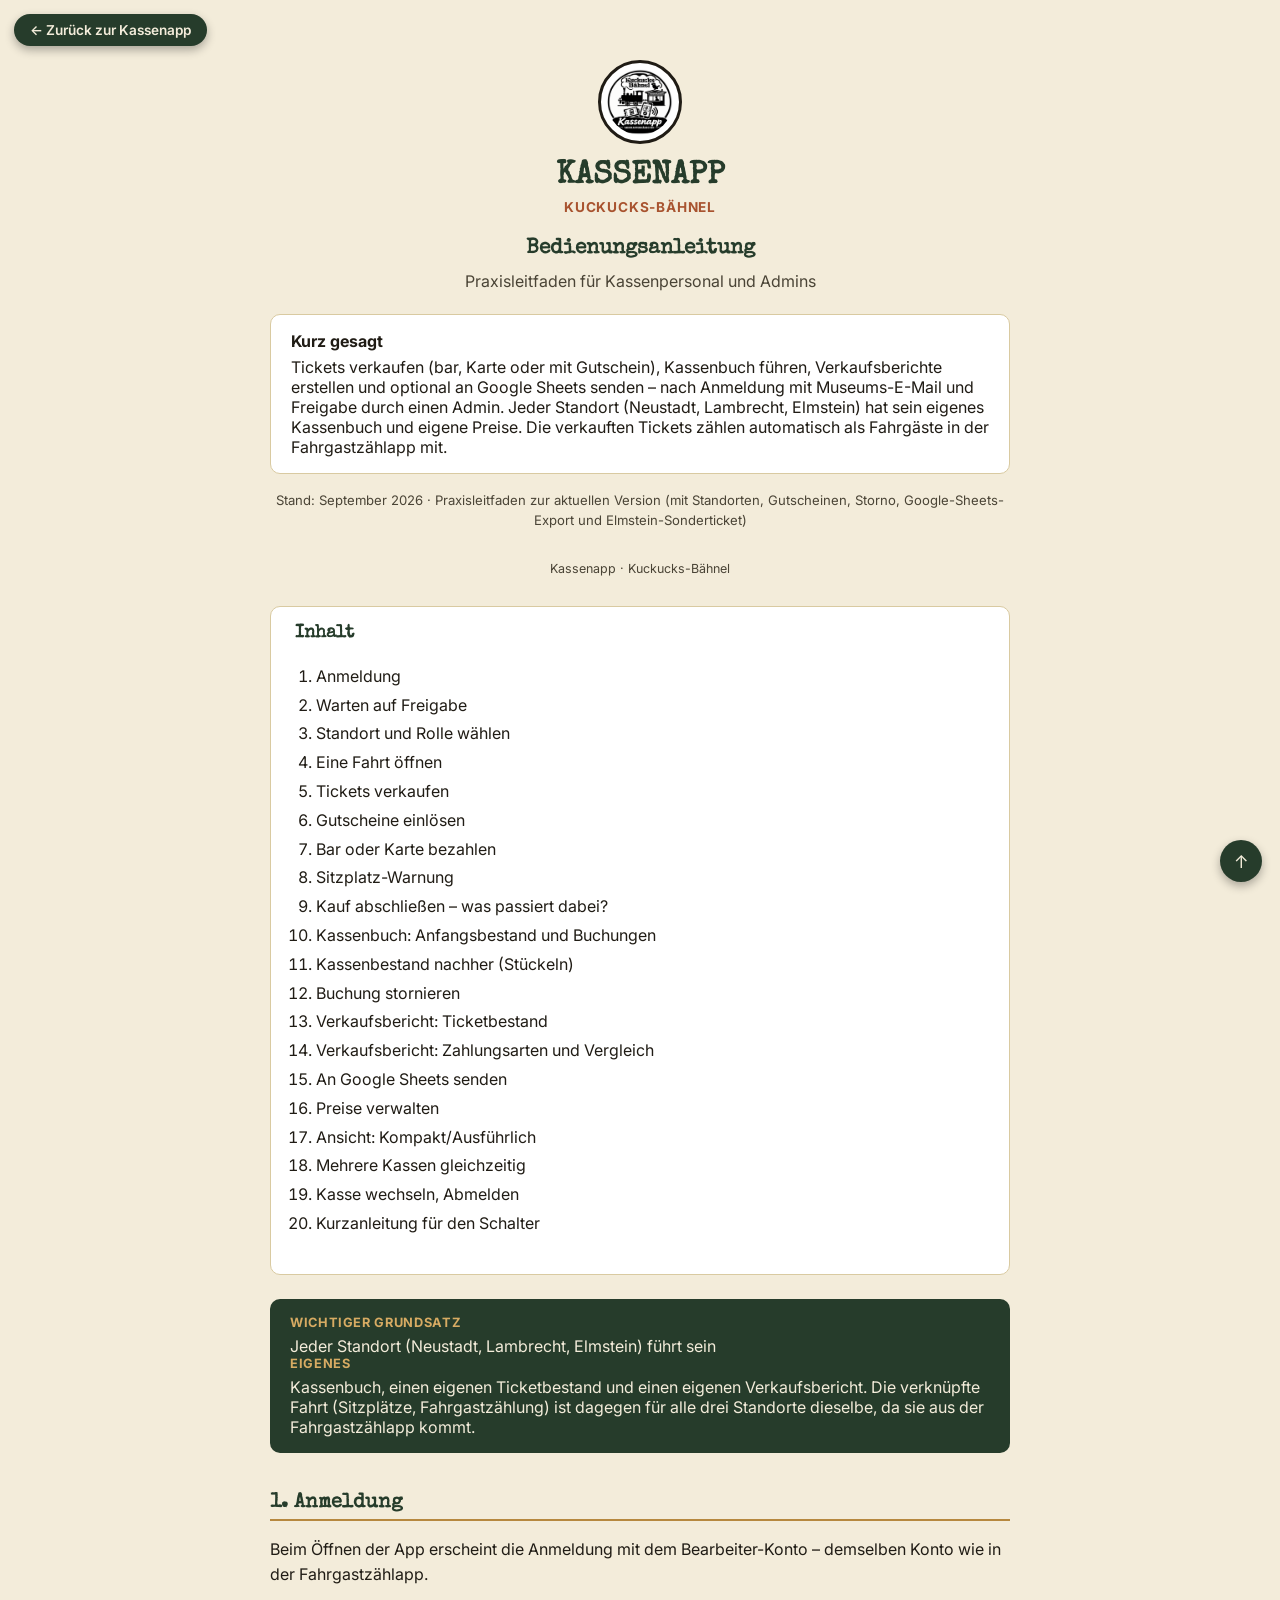
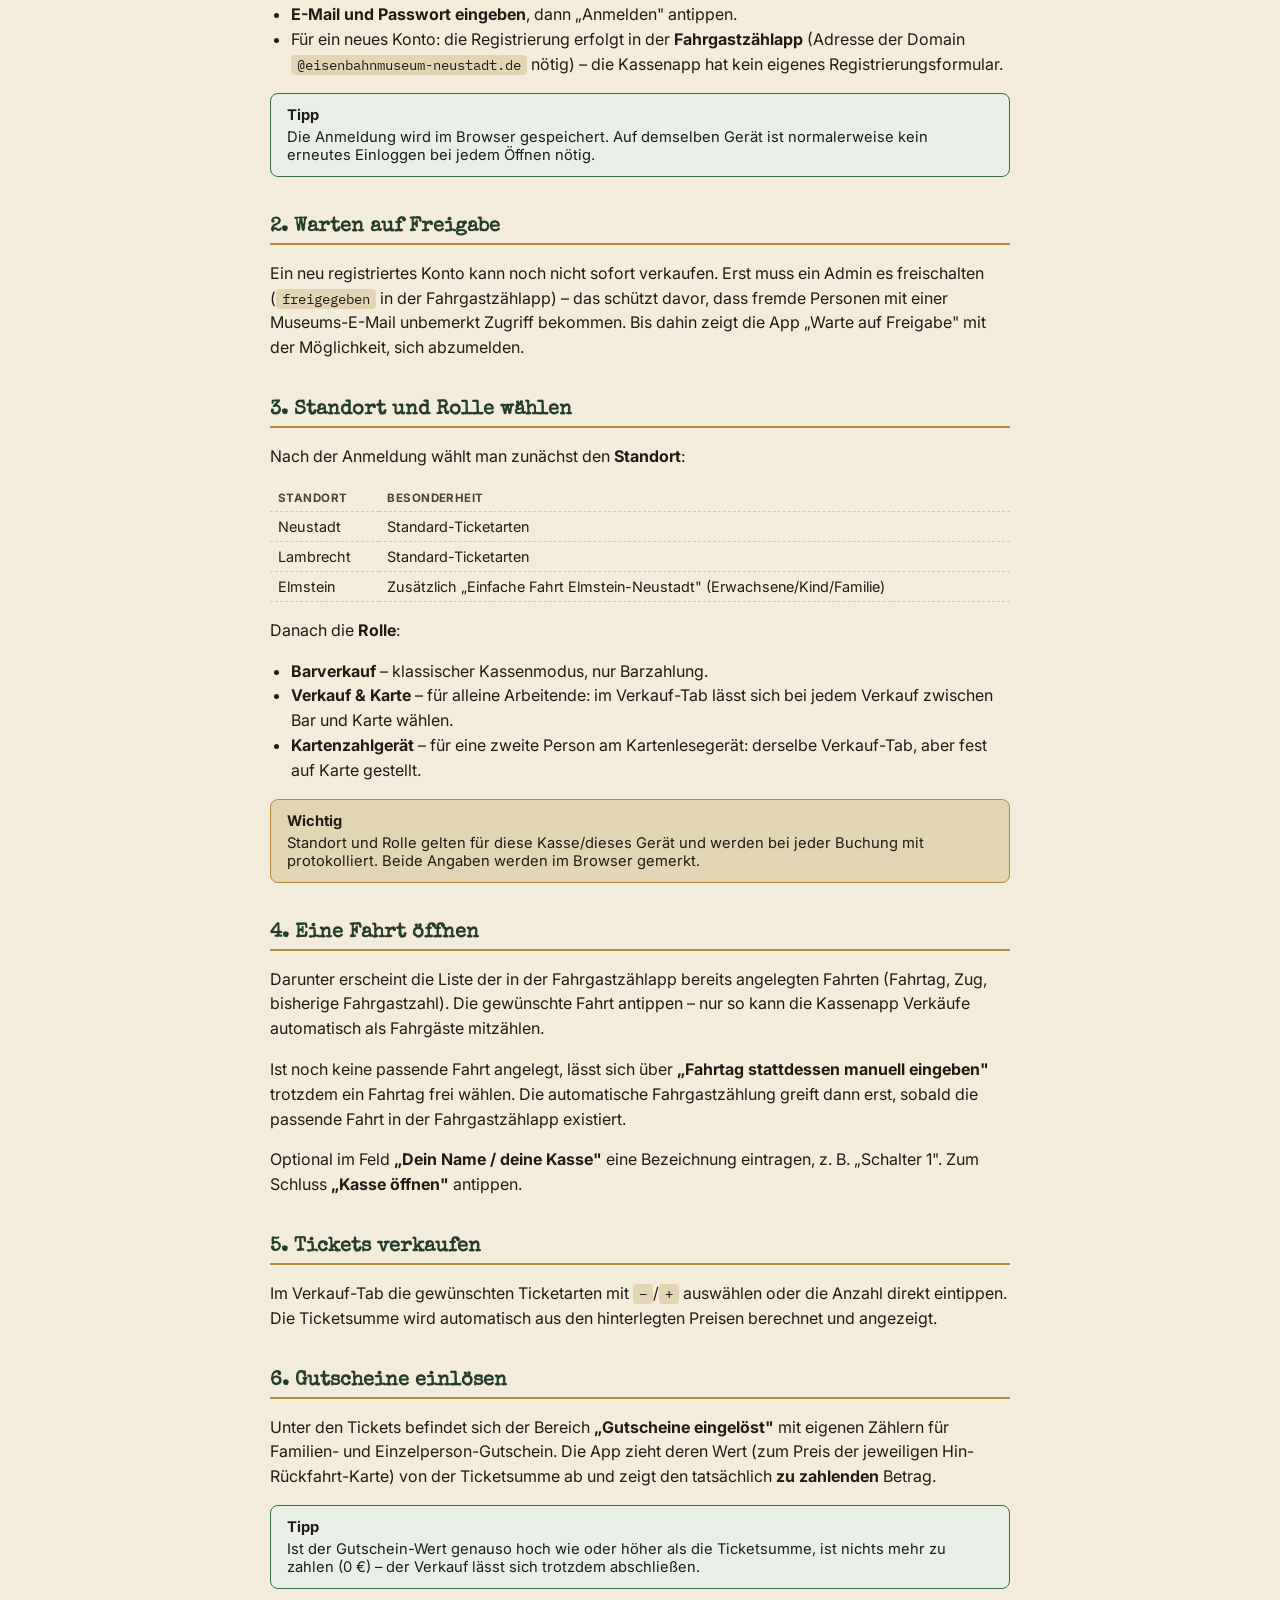
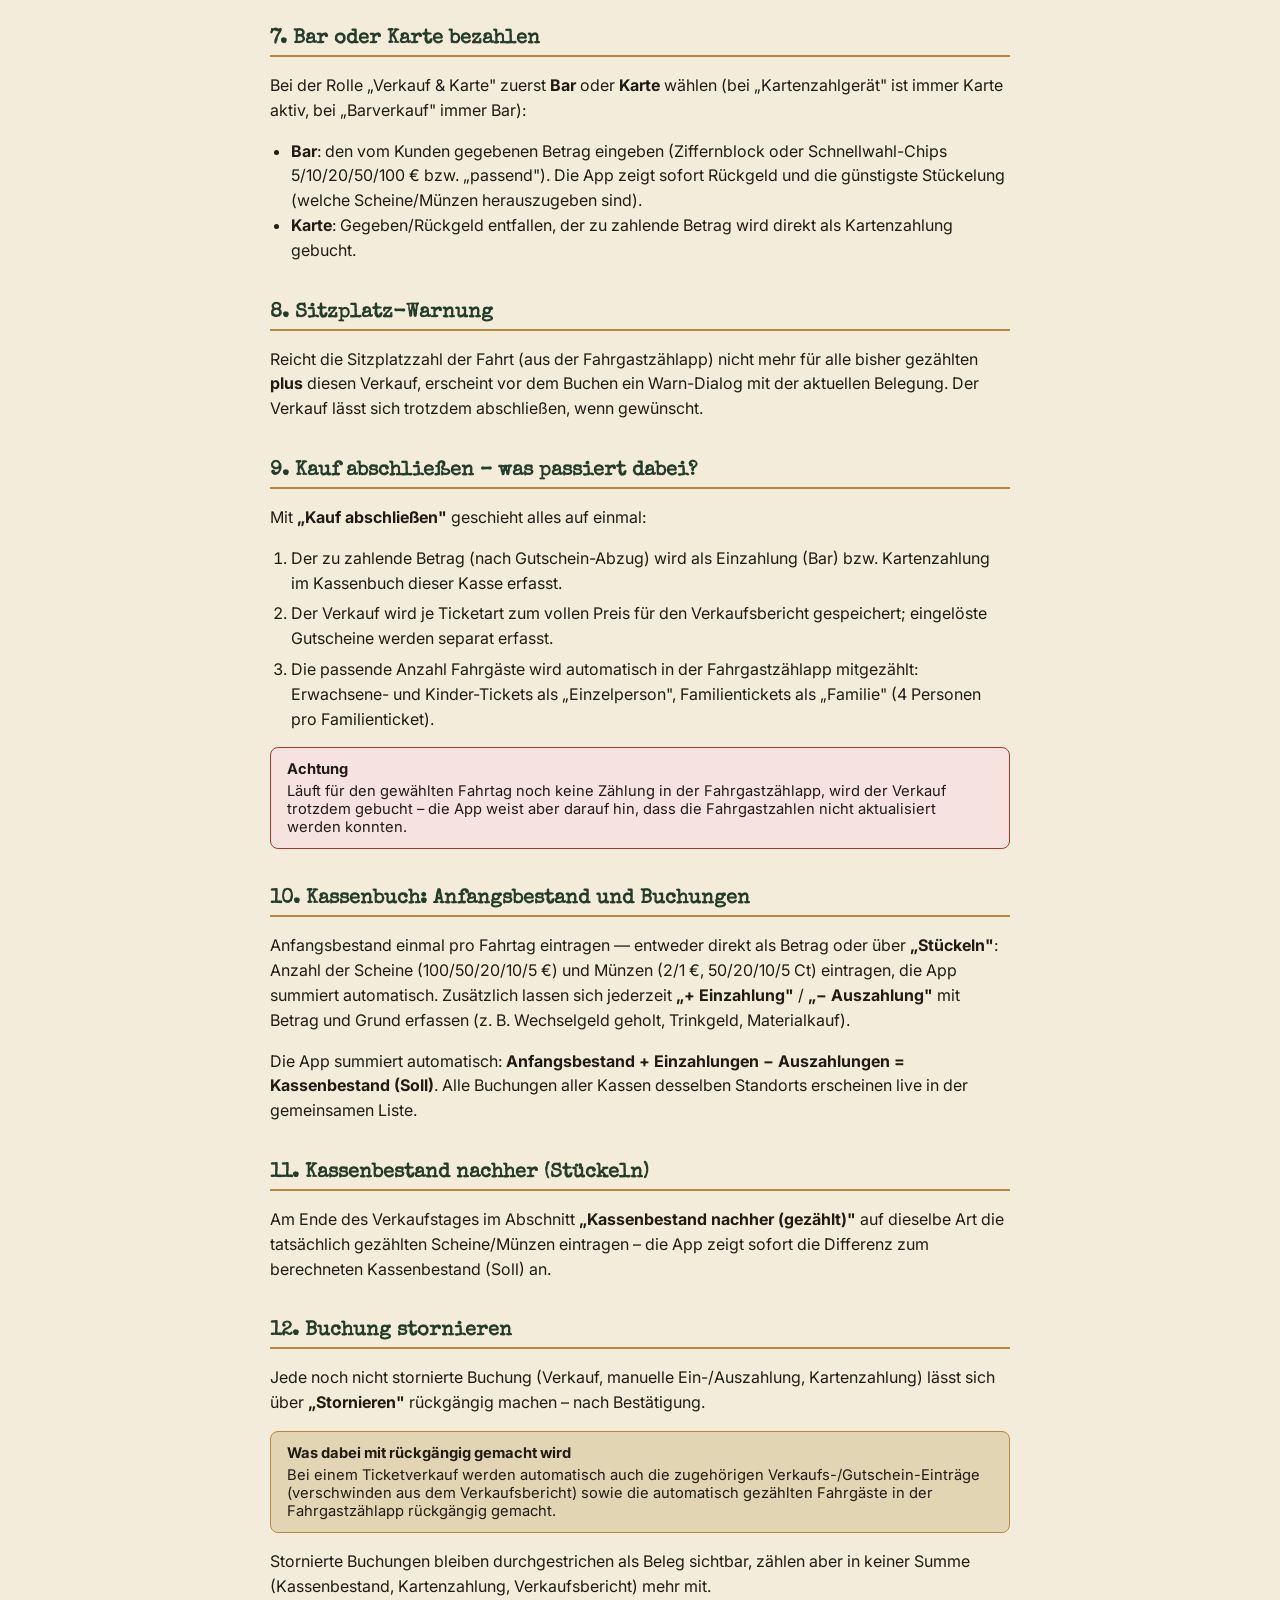
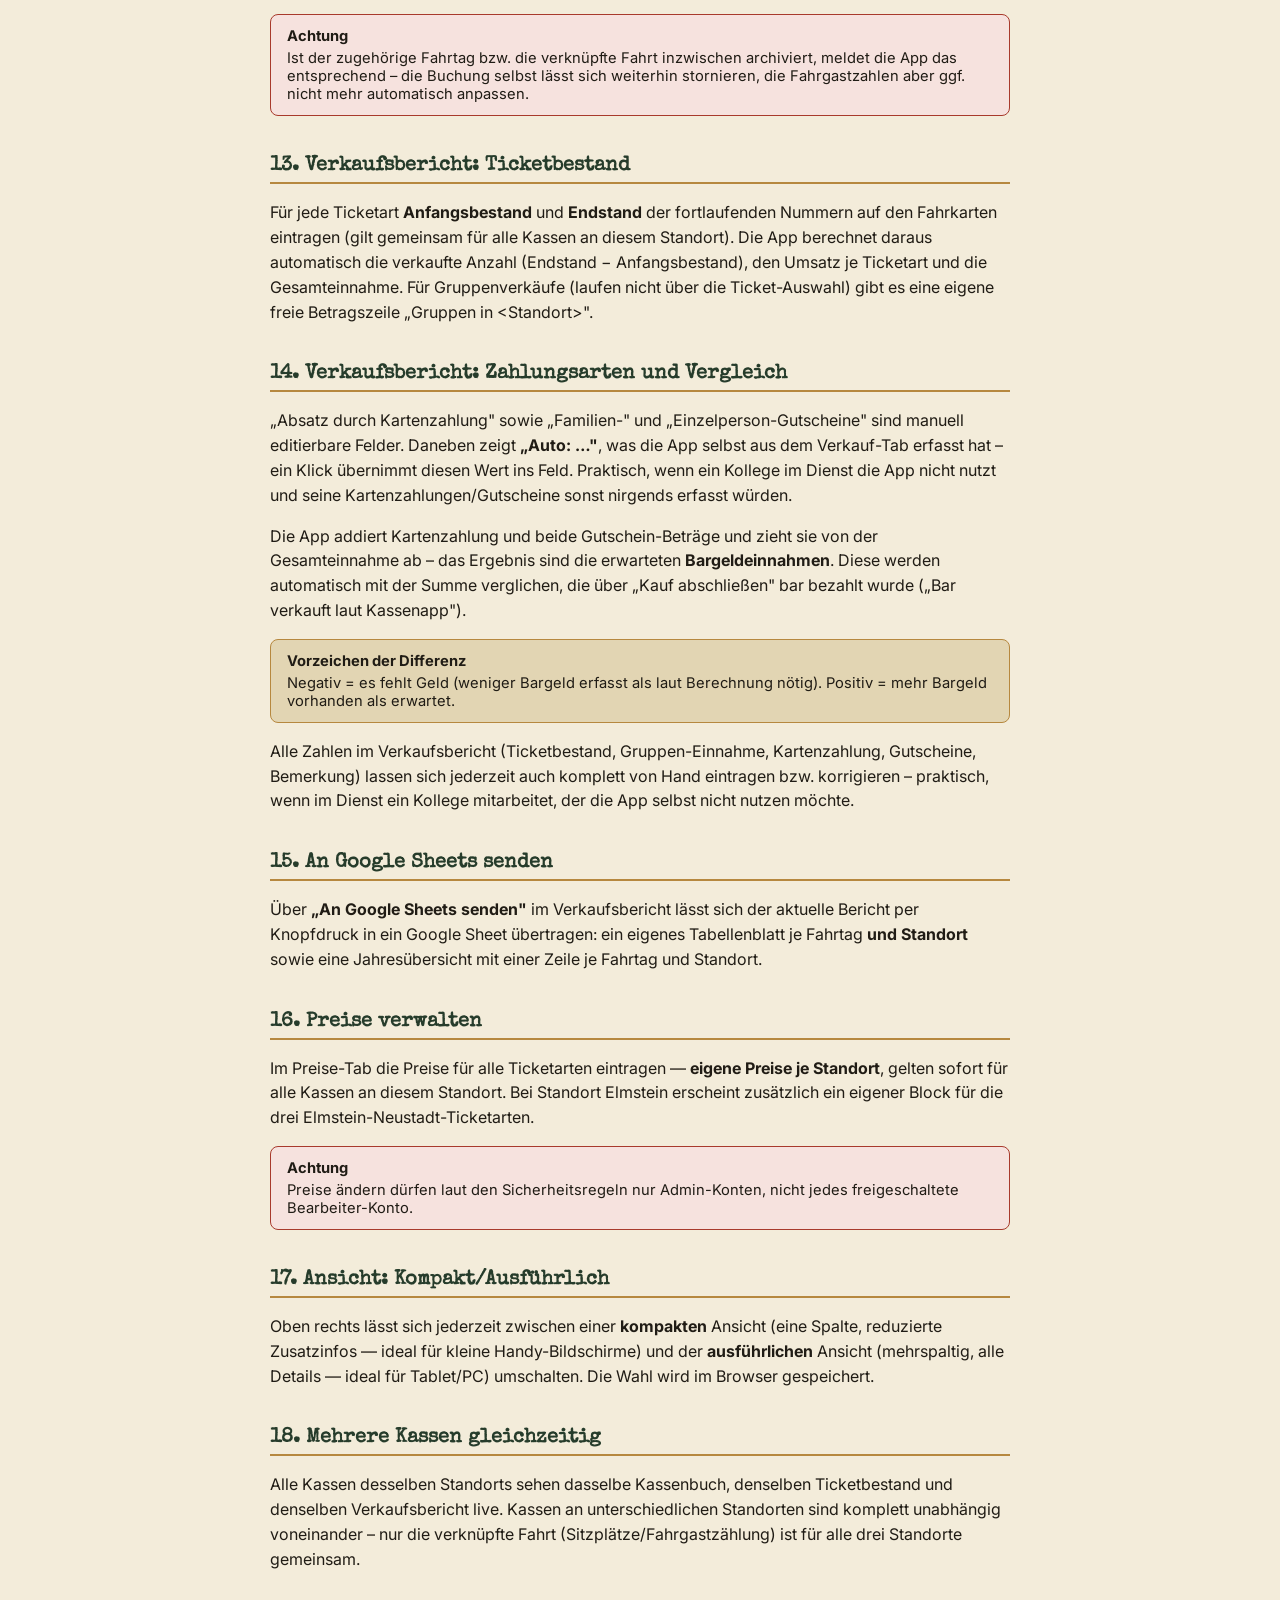
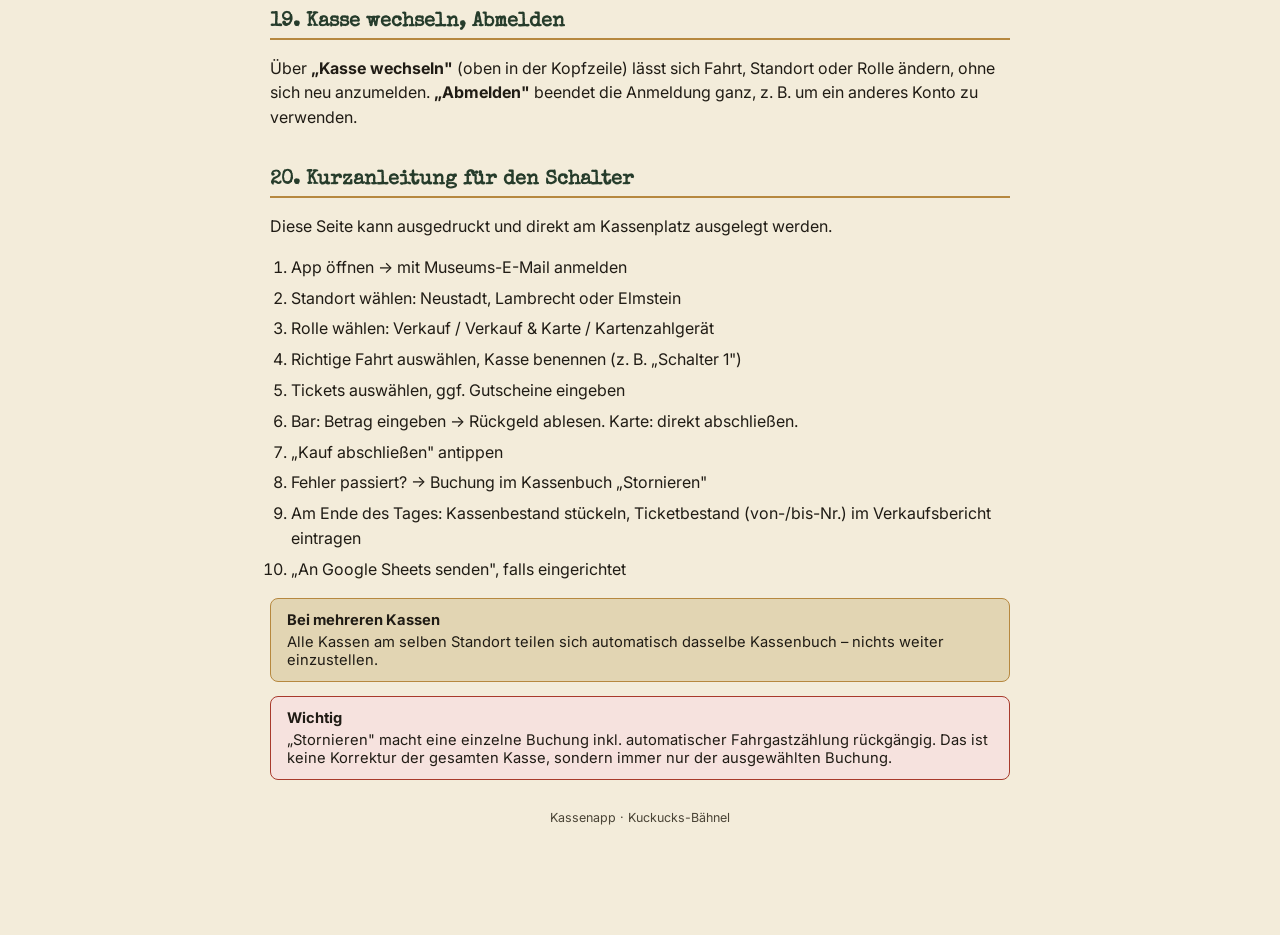
<file: anleitung.html>
<!DOCTYPE html>
<html lang="de">
<head>
<meta charset="UTF-8" />
<meta name="viewport" content="width=device-width, initial-scale=1.0" />
<title>Bedienungsanleitung · Kassenapp Kuckucks-Bähnel</title>
<link rel="icon" type="image/png" href="assets/logo.png">
<link rel="preconnect" href="https://fonts.googleapis.com">
<link rel="preconnect" href="https://fonts.gstatic.com" crossorigin>
<link href="https://fonts.googleapis.com/css2?family=Special+Elite&family=IBM+Plex+Mono:wght@500;600;700&family=Inter:wght@400;500;600;700&display=swap" rel="stylesheet">
<style>
  :root {
    --forest: #263c2b; --forest-deep: #182619;
    --sandstone: #a8532f; --brass: #b6883f; --brass-light: #d7ab63;
    --paper: #f3ecda; --paper-edge: #e2d5b3; --paper-dark: #d9caa1;
    --ink: #201c15; --ink-soft: #4a4436;
    --alert: #a83a2c; --ok: #3c6b47;
    --font-display: 'Special Elite', 'Courier New', monospace;
    --font-mono: 'IBM Plex Mono', 'Courier New', monospace;
    --font-body: 'Inter', system-ui, sans-serif;
  }
  * { box-sizing: border-box; }
  html, body { margin: 0; background: var(--paper); color: var(--ink); font-family: var(--font-body); }
  .seite { max-width: 780px; margin: 0 auto; padding: 60px 20px 80px; }

  .titel-logo { display: block; width: 84px; height: 84px; object-fit: contain; background: #fff;
    border-radius: 50%; border: 3px solid var(--ink); padding: 6px; margin: 0 auto 16px; }
  h1.haupttitel { font-family: var(--font-display); text-align: center; font-size: 2rem; color: var(--forest); margin: 0 0 4px; }
  p.untertitel { text-align: center; color: var(--sandstone); font-weight: 700; text-transform: uppercase;
    letter-spacing: 0.06em; font-size: 0.85rem; margin: 0 0 20px; }
  h2.abschnittstitel { text-align: center; font-size: 1.3rem; margin: 0 0 4px; }
  p.beschreibung { text-align: center; color: var(--ink-soft); margin: 0 0 20px; }

  .kurz-box {
    background: #fff; border: 1px solid var(--paper-dark); border-radius: 10px;
    padding: 16px 20px; margin-bottom: 16px;
  }
  .kurz-box strong { display: block; margin-bottom: 6px; }

  .stand { text-align: center; color: var(--ink-soft); font-size: 0.82rem; margin-bottom: 6px; }
  .fusszeile { text-align: center; color: var(--ink-soft); font-size: 0.78rem; margin: 28px 0; }

  h2 { font-family: var(--font-display); color: var(--forest); font-size: 1.25rem;
    border-bottom: 2px solid var(--brass); padding-bottom: 6px; margin: 40px 0 14px; scroll-margin-top: 16px; }
  h3 { color: var(--ink); font-size: 1.02rem; margin: 20px 0 8px; }
  p, li { line-height: 1.55; }
  ul, ol { padding-left: 1.3em; }
  ol li { margin-bottom: 6px; }

  .tipp, .achtung, .wichtig {
    border-radius: 8px; padding: 12px 16px; margin: 14px 0; font-size: 0.92rem;
  }
  .tipp { background: #e7efe7; border: 1px solid var(--ok); }
  .achtung { background: #f6e2de; border: 1px solid var(--alert); }
  .wichtig { background: var(--paper-edge); border: 1px solid var(--brass); }
  .tipp strong, .achtung strong, .wichtig strong { display: block; margin-bottom: 4px; }

  code, .taste {
    font-family: var(--font-mono); background: var(--paper-edge); border-radius: 4px;
    padding: 1px 6px; font-size: 0.88em;
  }

  .inhalt { background: #fff; border: 1px solid var(--paper-dark); border-radius: 10px; padding: 18px 24px; margin: 24px 0; }
  .inhalt h2 { border: none; margin: 0 0 10px; font-size: 1.1rem; }
  .inhalt ol { columns: 1; }
  .inhalt li { margin-bottom: 4px; }
  .inhalt a { color: var(--ink); text-decoration: none; }
  .inhalt a:hover { text-decoration: underline; }

  .grundsatz { background: var(--forest); color: #f3ecda; border-radius: 10px; padding: 16px 20px; margin: 24px 0; }
  .grundsatz strong { display: block; color: var(--brass-light); margin-bottom: 6px; text-transform: uppercase; font-size: 0.8rem; letter-spacing: 0.05em; }

  table { width: 100%; border-collapse: collapse; margin: 12px 0; font-size: 0.9rem; }
  th, td { text-align: left; padding: 6px 8px; border-bottom: 1px dashed var(--paper-dark); }
  th { color: var(--ink-soft); text-transform: uppercase; font-size: 0.72rem; letter-spacing: 0.04em; }

  .zurueck-oben { position: fixed; bottom: 18px; right: 18px; background: var(--forest); color: #f3ecda;
    border-radius: 50%; width: 42px; height: 42px; display: flex; align-items: center; justify-content: center;
    text-decoration: none; font-size: 1.1rem; box-shadow: 0 4px 10px rgba(0,0,0,0.3); }
  .zurueck-app { position: fixed; top: 14px; left: 14px; background: var(--forest); color: #f3ecda;
    border-radius: 20px; padding: 8px 16px; text-decoration: none; font-size: 0.85rem; font-weight: 600;
    box-shadow: 0 4px 10px rgba(0,0,0,0.3); z-index: 5; }
  .zurueck-app:hover { filter: brightness(1.1); }

  @media print {
    .zurueck-oben, .zurueck-app { display: none; }
    body { background: #fff; }
  }
</style>
</head>
<body>
<a href="index.html" class="zurueck-app">← Zurück zur Kassenapp</a>
<div class="seite">

  <img class="titel-logo" src="assets/logo.png" alt="Kuckucks-Bähnel Logo" onerror="this.style.display='none'">
  <h1 class="haupttitel">KASSENAPP</h1>
  <p class="untertitel">Kuckucks-Bähnel</p>
  <h2 class="abschnittstitel" style="border:none;">Bedienungsanleitung</h2>
  <p class="beschreibung">Praxisleitfaden für Kassenpersonal und Admins</p>

  <div class="kurz-box">
    <strong>Kurz gesagt</strong>
    Tickets verkaufen (bar, Karte oder mit Gutschein), Kassenbuch führen, Verkaufsberichte erstellen und
    optional an Google Sheets senden – nach Anmeldung mit Museums-E-Mail und Freigabe durch einen Admin.
    Jeder Standort (Neustadt, Lambrecht, Elmstein) hat sein eigenes Kassenbuch und eigene Preise. Die
    verkauften Tickets zählen automatisch als Fahrgäste in der Fahrgastzählapp mit.
  </div>

  <p class="stand">Stand: September 2026 · Praxisleitfaden zur aktuellen Version (mit Standorten,
    Gutscheinen, Storno, Google-Sheets-Export und Elmstein-Sonderticket)</p>
  <p class="fusszeile">Kassenapp · Kuckucks-Bähnel</p>

  <div class="inhalt">
    <h2>Inhalt</h2>
    <ol>
      <li><a href="#anmeldung">Anmeldung</a></li>
      <li><a href="#freigabe">Warten auf Freigabe</a></li>
      <li><a href="#standort-rolle">Standort und Rolle wählen</a></li>
      <li><a href="#fahrt-oeffnen">Eine Fahrt öffnen</a></li>
      <li><a href="#tickets-verkaufen">Tickets verkaufen</a></li>
      <li><a href="#gutscheine">Gutscheine einlösen</a></li>
      <li><a href="#bar-karte">Bar oder Karte bezahlen</a></li>
      <li><a href="#sitzplatz-warnung">Sitzplatz-Warnung</a></li>
      <li><a href="#kauf-abschliessen">Kauf abschließen – was passiert dabei?</a></li>
      <li><a href="#kassenbuch">Kassenbuch: Anfangsbestand und Buchungen</a></li>
      <li><a href="#kassenbestand-nachher">Kassenbestand nachher (Stückeln)</a></li>
      <li><a href="#storno">Buchung stornieren</a></li>
      <li><a href="#bericht-ticketbestand">Verkaufsbericht: Ticketbestand</a></li>
      <li><a href="#bericht-zahlungsarten">Verkaufsbericht: Zahlungsarten und Vergleich</a></li>
      <li><a href="#google-sheets">An Google Sheets senden</a></li>
      <li><a href="#preise">Preise verwalten</a></li>
      <li><a href="#ansicht">Ansicht: Kompakt/Ausführlich</a></li>
      <li><a href="#mehrere-kassen">Mehrere Kassen gleichzeitig</a></li>
      <li><a href="#kasse-wechseln">Kasse wechseln, Abmelden</a></li>
      <li><a href="#kurzanleitung">Kurzanleitung für den Schalter</a></li>
    </ol>
  </div>

  <div class="grundsatz">
    <strong>Wichtiger Grundsatz</strong>
    Jeder Standort (Neustadt, Lambrecht, Elmstein) führt sein <strong>eigenes</strong> Kassenbuch, einen
    eigenen Ticketbestand und einen eigenen Verkaufsbericht. Die verknüpfte Fahrt (Sitzplätze,
    Fahrgastzählung) ist dagegen für alle drei Standorte dieselbe, da sie aus der Fahrgastzählapp kommt.
  </div>

  <h2 id="anmeldung">1. Anmeldung</h2>
  <p>Beim Öffnen der App erscheint die Anmeldung mit dem Bearbeiter-Konto – demselben Konto wie in der
    Fahrgastzählapp.</p>
  <ul>
    <li><strong>E-Mail und Passwort eingeben</strong>, dann „Anmelden" antippen.</li>
    <li>Für ein neues Konto: die Registrierung erfolgt in der <strong>Fahrgastzählapp</strong> (Adresse der
      Domain <code>@eisenbahnmuseum-neustadt.de</code> nötig) – die Kassenapp hat kein eigenes
      Registrierungsformular.</li>
  </ul>
  <div class="tipp"><strong>Tipp</strong>Die Anmeldung wird im Browser gespeichert. Auf demselben Gerät ist
    normalerweise kein erneutes Einloggen bei jedem Öffnen nötig.</div>

  <h2 id="freigabe">2. Warten auf Freigabe</h2>
  <p>Ein neu registriertes Konto kann noch nicht sofort verkaufen. Erst muss ein Admin es freischalten
    (<code>freigegeben</code> in der Fahrgastzählapp) – das schützt davor, dass fremde Personen mit einer
    Museums-E-Mail unbemerkt Zugriff bekommen. Bis dahin zeigt die App „Warte auf Freigabe" mit der
    Möglichkeit, sich abzumelden.</p>

  <h2 id="standort-rolle">3. Standort und Rolle wählen</h2>
  <p>Nach der Anmeldung wählt man zunächst den <strong>Standort</strong>:</p>
  <table>
    <tr><th>Standort</th><th>Besonderheit</th></tr>
    <tr><td>Neustadt</td><td>Standard-Ticketarten</td></tr>
    <tr><td>Lambrecht</td><td>Standard-Ticketarten</td></tr>
    <tr><td>Elmstein</td><td>Zusätzlich „Einfache Fahrt Elmstein-Neustadt" (Erwachsene/Kind/Familie)</td></tr>
  </table>
  <p>Danach die <strong>Rolle</strong>:</p>
  <ul>
    <li><strong>Barverkauf</strong> – klassischer Kassenmodus, nur Barzahlung.</li>
    <li><strong>Verkauf &amp; Karte</strong> – für alleine Arbeitende: im Verkauf-Tab lässt sich bei jedem
      Verkauf zwischen Bar und Karte wählen.</li>
    <li><strong>Kartenzahlgerät</strong> – für eine zweite Person am Kartenlesegerät: derselbe
      Verkauf-Tab, aber fest auf Karte gestellt.</li>
  </ul>
  <div class="wichtig"><strong>Wichtig</strong>Standort und Rolle gelten für diese Kasse/dieses Gerät und
    werden bei jeder Buchung mit protokolliert. Beide Angaben werden im Browser gemerkt.</div>

  <h2 id="fahrt-oeffnen">4. Eine Fahrt öffnen</h2>
  <p>Darunter erscheint die Liste der in der Fahrgastzählapp bereits angelegten Fahrten (Fahrtag, Zug,
    bisherige Fahrgastzahl). Die gewünschte Fahrt antippen – nur so kann die Kassenapp Verkäufe automatisch
    als Fahrgäste mitzählen.</p>
  <p>Ist noch keine passende Fahrt angelegt, lässt sich über <strong>„Fahrtag stattdessen manuell
    eingeben"</strong> trotzdem ein Fahrtag frei wählen. Die automatische Fahrgastzählung greift dann erst,
    sobald die passende Fahrt in der Fahrgastzählapp existiert.</p>
  <p>Optional im Feld <strong>„Dein Name / deine Kasse"</strong> eine Bezeichnung eintragen, z. B.
    „Schalter 1". Zum Schluss <strong>„Kasse öffnen"</strong> antippen.</p>

  <h2 id="tickets-verkaufen">5. Tickets verkaufen</h2>
  <p>Im Verkauf-Tab die gewünschten Ticketarten mit <span class="taste">−</span>/<span class="taste">+</span>
    auswählen oder die Anzahl direkt eintippen. Die Ticketsumme wird automatisch aus den hinterlegten
    Preisen berechnet und angezeigt.</p>

  <h2 id="gutscheine">6. Gutscheine einlösen</h2>
  <p>Unter den Tickets befindet sich der Bereich <strong>„Gutscheine eingelöst"</strong> mit eigenen
    Zählern für Familien- und Einzelperson-Gutschein. Die App zieht deren Wert (zum Preis der jeweiligen
    Hin- Rückfahrt-Karte) von der Ticketsumme ab und zeigt den tatsächlich <strong>zu zahlenden</strong>
    Betrag.</p>
  <div class="tipp"><strong>Tipp</strong>Ist der Gutschein-Wert genauso hoch wie oder höher als die
    Ticketsumme, ist nichts mehr zu zahlen (0&nbsp;€) – der Verkauf lässt sich trotzdem abschließen.</div>

  <h2 id="bar-karte">7. Bar oder Karte bezahlen</h2>
  <p>Bei der Rolle „Verkauf &amp; Karte" zuerst <strong>Bar</strong> oder <strong>Karte</strong> wählen
    (bei „Kartenzahlgerät" ist immer Karte aktiv, bei „Barverkauf" immer Bar):</p>
  <ul>
    <li><strong>Bar</strong>: den vom Kunden gegebenen Betrag eingeben (Ziffernblock oder Schnellwahl-Chips
      5/10/20/50/100&nbsp;€ bzw. „passend"). Die App zeigt sofort Rückgeld und die günstigste Stückelung
      (welche Scheine/Münzen herauszugeben sind).</li>
    <li><strong>Karte</strong>: Gegeben/Rückgeld entfallen, der zu zahlende Betrag wird direkt als
      Kartenzahlung gebucht.</li>
  </ul>

  <h2 id="sitzplatz-warnung">8. Sitzplatz-Warnung</h2>
  <p>Reicht die Sitzplatzzahl der Fahrt (aus der Fahrgastzählapp) nicht mehr für alle bisher gezählten
    <strong>plus</strong> diesen Verkauf, erscheint vor dem Buchen ein Warn-Dialog mit der aktuellen
    Belegung. Der Verkauf lässt sich trotzdem abschließen, wenn gewünscht.</p>

  <h2 id="kauf-abschliessen">9. Kauf abschließen – was passiert dabei?</h2>
  <p>Mit <strong>„Kauf abschließen"</strong> geschieht alles auf einmal:</p>
  <ol>
    <li>Der zu zahlende Betrag (nach Gutschein-Abzug) wird als Einzahlung (Bar) bzw. Kartenzahlung im
      Kassenbuch dieser Kasse erfasst.</li>
    <li>Der Verkauf wird je Ticketart zum vollen Preis für den Verkaufsbericht gespeichert; eingelöste
      Gutscheine werden separat erfasst.</li>
    <li>Die passende Anzahl Fahrgäste wird automatisch in der Fahrgastzählapp mitgezählt: Erwachsene- und
      Kinder-Tickets als „Einzelperson", Familientickets als „Familie" (4 Personen pro Familienticket).</li>
  </ol>
  <div class="achtung"><strong>Achtung</strong>Läuft für den gewählten Fahrtag noch keine Zählung in der
    Fahrgastzählapp, wird der Verkauf trotzdem gebucht – die App weist aber darauf hin, dass die
    Fahrgastzahlen nicht aktualisiert werden konnten.</div>

  <h2 id="kassenbuch">10. Kassenbuch: Anfangsbestand und Buchungen</h2>
  <p>Anfangsbestand einmal pro Fahrtag eintragen — entweder direkt als Betrag oder über <strong>„Stückeln"</strong>:
    Anzahl der Scheine (100/50/20/10/5&nbsp;€) und Münzen (2/1&nbsp;€, 50/20/10/5&nbsp;Ct) eintragen, die
    App summiert automatisch. Zusätzlich lassen sich jederzeit <strong>„+ Einzahlung"</strong> /
    <strong>„− Auszahlung"</strong> mit Betrag und Grund erfassen (z. B. Wechselgeld geholt, Trinkgeld,
    Materialkauf).</p>
  <p>Die App summiert automatisch: <strong>Anfangsbestand + Einzahlungen − Auszahlungen = Kassenbestand
    (Soll)</strong>. Alle Buchungen aller Kassen desselben Standorts erscheinen live in der gemeinsamen
    Liste.</p>

  <h2 id="kassenbestand-nachher">11. Kassenbestand nachher (Stückeln)</h2>
  <p>Am Ende des Verkaufstages im Abschnitt <strong>„Kassenbestand nachher (gezählt)"</strong> auf dieselbe
    Art die tatsächlich gezählten Scheine/Münzen eintragen – die App zeigt sofort die Differenz zum
    berechneten Kassenbestand (Soll) an.</p>

  <h2 id="storno">12. Buchung stornieren</h2>
  <p>Jede noch nicht stornierte Buchung (Verkauf, manuelle Ein-/Auszahlung, Kartenzahlung) lässt sich über
    <strong>„Stornieren"</strong> rückgängig machen – nach Bestätigung.</p>
  <div class="wichtig"><strong>Was dabei mit rückgängig gemacht wird</strong>Bei einem Ticketverkauf
    werden automatisch auch die zugehörigen Verkaufs-/Gutschein-Einträge (verschwinden aus dem
    Verkaufsbericht) sowie die automatisch gezählten Fahrgäste in der Fahrgastzählapp rückgängig gemacht.</div>
  <p>Stornierte Buchungen bleiben durchgestrichen als Beleg sichtbar, zählen aber in keiner Summe
    (Kassenbestand, Kartenzahlung, Verkaufsbericht) mehr mit.</p>
  <div class="achtung"><strong>Achtung</strong>Ist der zugehörige Fahrtag bzw. die verknüpfte Fahrt
    inzwischen archiviert, meldet die App das entsprechend – die Buchung selbst lässt sich weiterhin
    stornieren, die Fahrgastzahlen aber ggf. nicht mehr automatisch anpassen.</div>

  <h2 id="bericht-ticketbestand">13. Verkaufsbericht: Ticketbestand</h2>
  <p>Für jede Ticketart <strong>Anfangsbestand</strong> und <strong>Endstand</strong> der fortlaufenden
    Nummern auf den Fahrkarten eintragen (gilt gemeinsam für alle Kassen an diesem Standort). Die App
    berechnet daraus automatisch die verkaufte Anzahl (Endstand − Anfangsbestand), den Umsatz je Ticketart
    und die Gesamteinnahme. Für Gruppenverkäufe (laufen nicht über die Ticket-Auswahl) gibt es eine eigene
    freie Betragszeile „Gruppen in &lt;Standort&gt;".</p>

  <h2 id="bericht-zahlungsarten">14. Verkaufsbericht: Zahlungsarten und Vergleich</h2>
  <p>„Absatz durch Kartenzahlung" sowie „Familien-" und „Einzelperson-Gutscheine" sind manuell editierbare
    Felder. Daneben zeigt <strong>„Auto: …"</strong>, was die App selbst aus dem Verkauf-Tab erfasst hat –
    ein Klick übernimmt diesen Wert ins Feld. Praktisch, wenn ein Kollege im Dienst die App nicht nutzt und
    seine Kartenzahlungen/Gutscheine sonst nirgends erfasst würden.</p>
  <p>Die App addiert Kartenzahlung und beide Gutschein-Beträge und zieht sie von der Gesamteinnahme ab –
    das Ergebnis sind die erwarteten <strong>Bargeldeinnahmen</strong>. Diese werden automatisch mit der
    Summe verglichen, die über „Kauf abschließen" bar bezahlt wurde („Bar verkauft laut Kassenapp").</p>
  <div class="wichtig"><strong>Vorzeichen der Differenz</strong>Negativ = es fehlt Geld (weniger Bargeld
    erfasst als laut Berechnung nötig). Positiv = mehr Bargeld vorhanden als erwartet.</div>
  <p>Alle Zahlen im Verkaufsbericht (Ticketbestand, Gruppen-Einnahme, Kartenzahlung, Gutscheine,
    Bemerkung) lassen sich jederzeit auch komplett von Hand eintragen bzw. korrigieren – praktisch, wenn im
    Dienst ein Kollege mitarbeitet, der die App selbst nicht nutzen möchte.</p>

  <h2 id="google-sheets">15. An Google Sheets senden</h2>
  <p>Über <strong>„An Google Sheets senden"</strong> im Verkaufsbericht lässt sich der aktuelle Bericht per
    Knopfdruck in ein Google Sheet übertragen: ein eigenes Tabellenblatt je Fahrtag <strong>und
    Standort</strong> sowie eine Jahresübersicht mit einer Zeile je Fahrtag und Standort.</p>

  <h2 id="preise">16. Preise verwalten</h2>
  <p>Im Preise-Tab die Preise für alle Ticketarten eintragen — <strong>eigene Preise je Standort</strong>,
    gelten sofort für alle Kassen an diesem Standort. Bei Standort Elmstein erscheint zusätzlich ein
    eigener Block für die drei Elmstein-Neustadt-Ticketarten.</p>
  <div class="achtung"><strong>Achtung</strong>Preise ändern dürfen laut den Sicherheitsregeln nur
    Admin-Konten, nicht jedes freigeschaltete Bearbeiter-Konto.</div>

  <h2 id="ansicht">17. Ansicht: Kompakt/Ausführlich</h2>
  <p>Oben rechts lässt sich jederzeit zwischen einer <strong>kompakten</strong> Ansicht (eine Spalte,
    reduzierte Zusatzinfos — ideal für kleine Handy-Bildschirme) und der <strong>ausführlichen</strong>
    Ansicht (mehrspaltig, alle Details — ideal für Tablet/PC) umschalten. Die Wahl wird im Browser
    gespeichert.</p>

  <h2 id="mehrere-kassen">18. Mehrere Kassen gleichzeitig</h2>
  <p>Alle Kassen desselben Standorts sehen dasselbe Kassenbuch, denselben Ticketbestand und denselben
    Verkaufsbericht live. Kassen an unterschiedlichen Standorten sind komplett unabhängig voneinander –
    nur die verknüpfte Fahrt (Sitzplätze/Fahrgastzählung) ist für alle drei Standorte gemeinsam.</p>

  <h2 id="kasse-wechseln">19. Kasse wechseln, Abmelden</h2>
  <p>Über <strong>„Kasse wechseln"</strong> (oben in der Kopfzeile) lässt sich Fahrt, Standort oder Rolle
    ändern, ohne sich neu anzumelden. <strong>„Abmelden"</strong> beendet die Anmeldung ganz, z. B. um ein
    anderes Konto zu verwenden.</p>

  <h2 id="kurzanleitung">20. Kurzanleitung für den Schalter</h2>
  <p>Diese Seite kann ausgedruckt und direkt am Kassenplatz ausgelegt werden.</p>
  <ol>
    <li>App öffnen → mit Museums-E-Mail anmelden</li>
    <li>Standort wählen: Neustadt, Lambrecht oder Elmstein</li>
    <li>Rolle wählen: Verkauf / Verkauf &amp; Karte / Kartenzahlgerät</li>
    <li>Richtige Fahrt auswählen, Kasse benennen (z. B. „Schalter 1")</li>
    <li>Tickets auswählen, ggf. Gutscheine eingeben</li>
    <li>Bar: Betrag eingeben → Rückgeld ablesen. Karte: direkt abschließen.</li>
    <li>„Kauf abschließen" antippen</li>
    <li>Fehler passiert? → Buchung im Kassenbuch „Stornieren"</li>
    <li>Am Ende des Tages: Kassenbestand stückeln, Ticketbestand (von-/bis-Nr.) im Verkaufsbericht
      eintragen</li>
    <li>„An Google Sheets senden", falls eingerichtet</li>
  </ol>
  <div class="wichtig"><strong>Bei mehreren Kassen</strong>Alle Kassen am selben Standort teilen sich
    automatisch dasselbe Kassenbuch – nichts weiter einzustellen.</div>
  <div class="achtung"><strong>Wichtig</strong>„Stornieren" macht eine einzelne Buchung inkl. automatischer
    Fahrgastzählung rückgängig. Das ist keine Korrektur der gesamten Kasse, sondern immer nur der
    ausgewählten Buchung.</div>

  <p class="fusszeile">Kassenapp · Kuckucks-Bähnel</p>
</div>

<a href="#top" class="zurueck-oben" title="Nach oben">↑</a>
</body>
</html>
</file>
